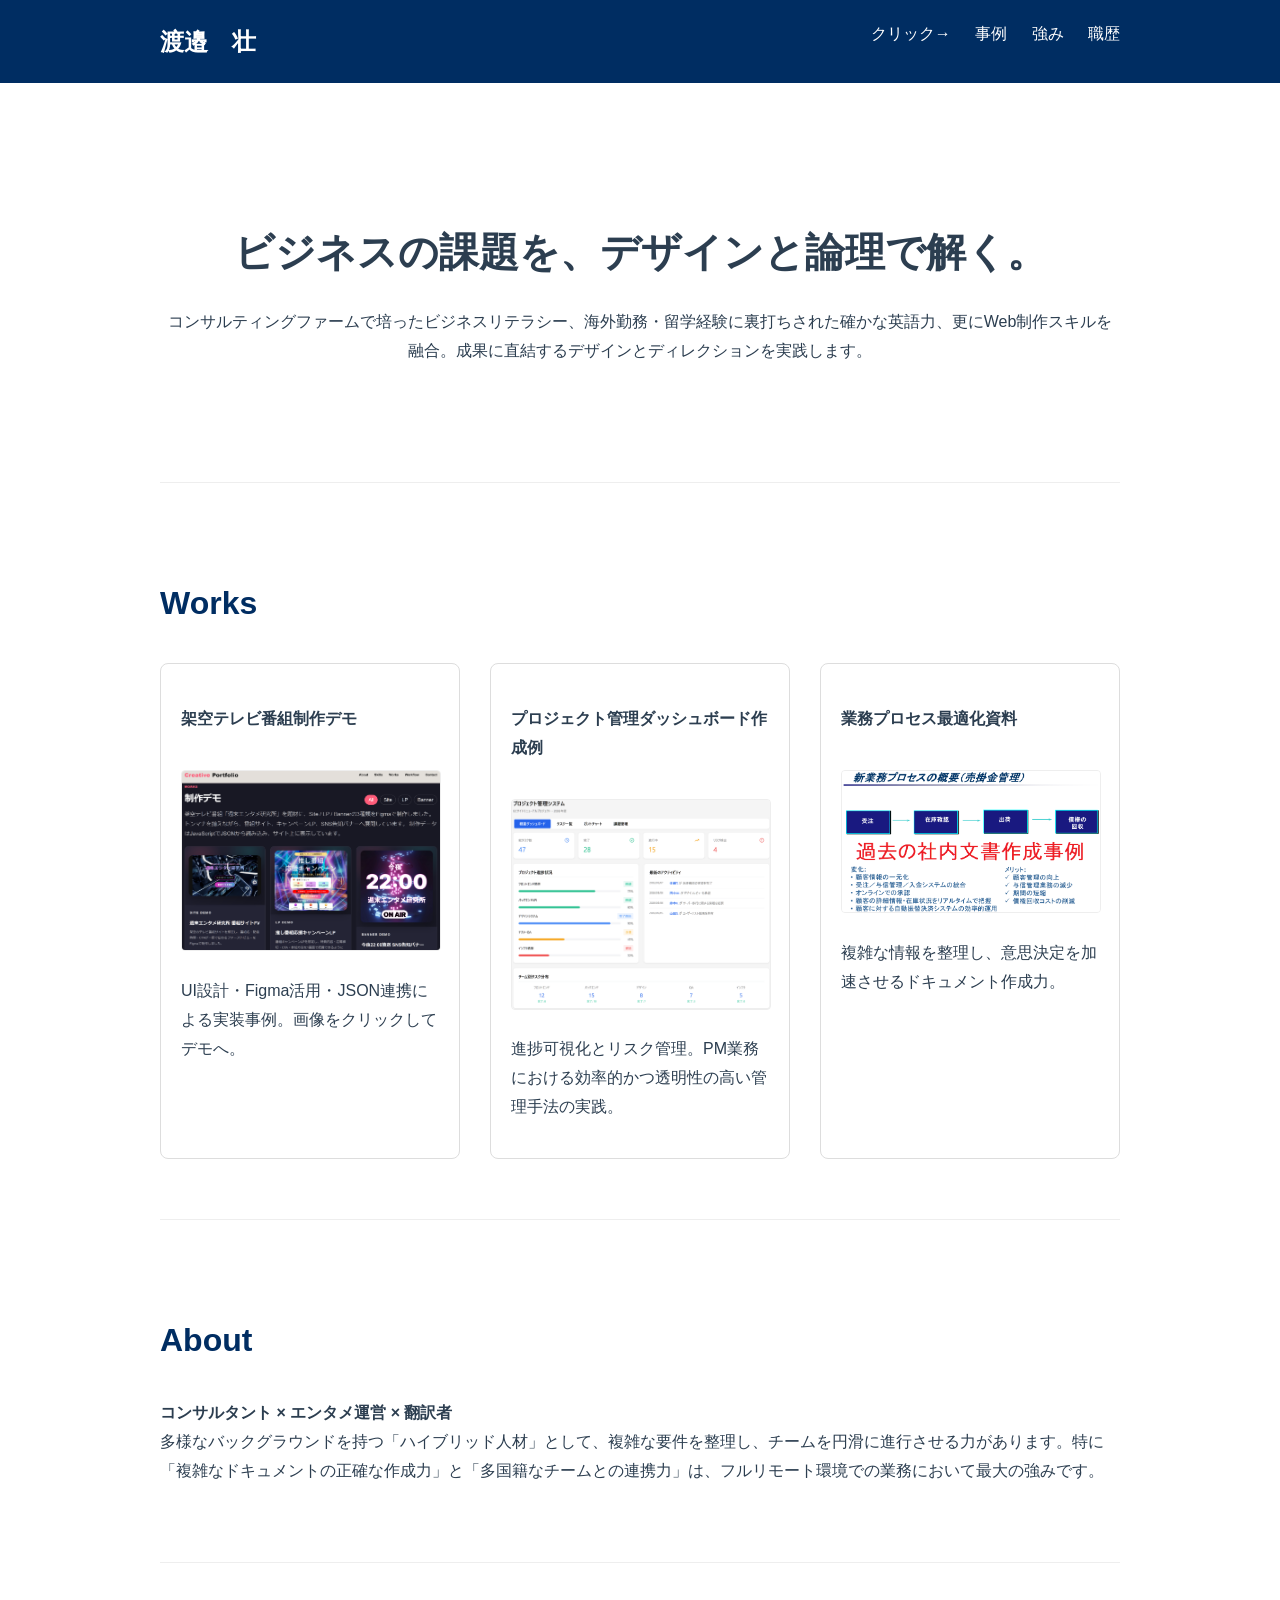
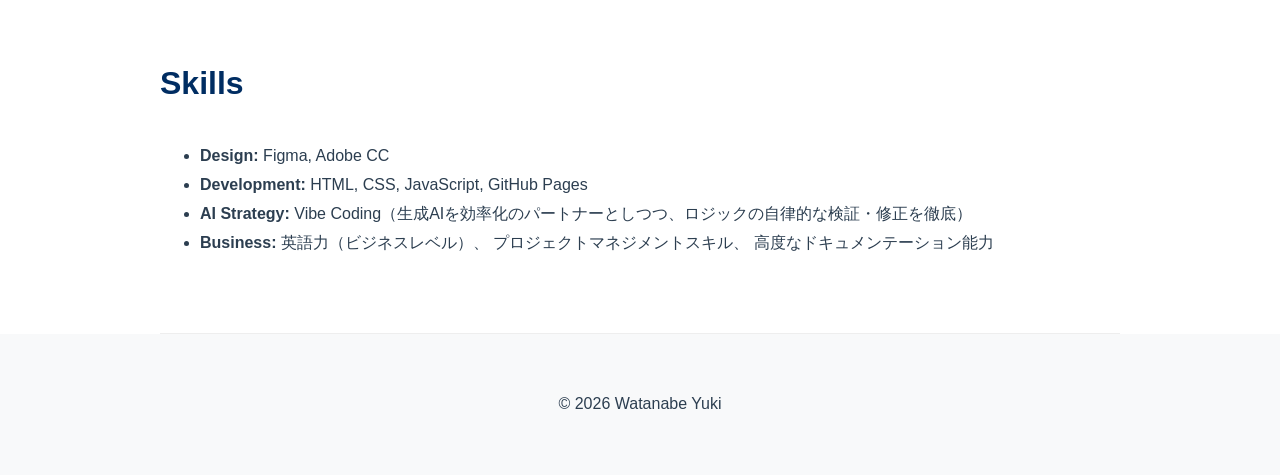
<file: index.html>
<!DOCTYPE html>
<html lang="ja">
<head>
    <meta charset="UTF-8">
    <meta name="viewport" content="width=device-width, initial-scale=1.0">
    <title>渡邉　壮 | Portfolio</title>
    <link rel="stylesheet" href="style.css">
</head>
<body>
    <header>
        <div class="container">
            <h1>渡邉　壮</h1>
            <nav>
                <span>クリック→</span>
                <a href="#works">事例</a>
                <a href="#about">強み</a>
                <a href="career.html">職歴</a>
            </nav>
        </div>
    </header>

    <main class="container">
        <!-- FV -->
        <section id="fv">
            <h2>ビジネスの課題を、デザインと論理で解く。</h2>
            <p>コンサルティングファームで培ったビジネスリテラシー、海外勤務・留学経験に裏打ちされた確かな英語力、更にWeb制作スキルを融合。成果に直結するデザインとディレクションを実践します。</p>
        </section>

        <!-- Works -->
        <section id="works">
            <h3>Works</h3>
            <div class="work-grid">
                <div class="work-card">
                    <h4>架空テレビ番組制作デモ</h4>
                    <a href="https://watanabeyukitokyo.github.io/portfolio-demo/" target="_blank">
                        <img src="images/07.png" alt="架空テレビ番組サイトのスクリーンショット">
                    </a>
                    <p>UI設計・Figma活用・JSON連携による実装事例。画像をクリックしてデモへ。</p>
                </div>
                <div class="work-card">
                    <h4>プロジェクト管理ダッシュボード作成例</h4>
                    <img src="images/06.png" alt="プロジェクト管理画面">
                    <p>進捗可視化とリスク管理。PM業務における効率的かつ透明性の高い管理手法の実践。</p>
                </div>
                <div class="work-card">
                    <h4>業務プロセス最適化資料</h4>
                    <img src="images/02.png" alt="業務改善資料">
                    <p>複雑な情報を整理し、意思決定を加速させるドキュメント作成力。</p>
                </div>
            </div>
        </section>

        <!-- About -->
        <section id="about">
            <h3>About</h3>
            <p><strong>コンサルタント × エンタメ運営 × 翻訳者</strong><br>
            多様なバックグラウンドを持つ「ハイブリッド人材」として、複雑な要件を整理し、チームを円滑に進行させる力があります。特に「複雑なドキュメントの正確な作成力」と「多国籍なチームとの連携力」は、フルリモート環境での業務において最大の強みです。</p>
        </section>

        <!-- Skills -->
        <section id="skills">
            <h3>Skills</h3>
            <ul>
                <li><strong>Design:</strong> Figma, Adobe CC</li>
                <li><strong>Development:</strong> HTML, CSS, JavaScript, GitHub Pages</li>
                <li><strong>AI Strategy:</strong> Vibe Coding（生成AIを効率化のパートナーとしつつ、ロジックの自律的な検証・修正を徹底）</li>
                <li><strong>Business:</strong> 英語力（ビジネスレベル）、 プロジェクトマネジメントスキル、 高度なドキュメンテーション能力</li>
            </ul>
        </section>
    </main>

    <footer>
        <div class="container">
            <p>&copy; 2026 Watanabe Yuki</p>
        </div>
    </footer>
</body>
</html>
</file>
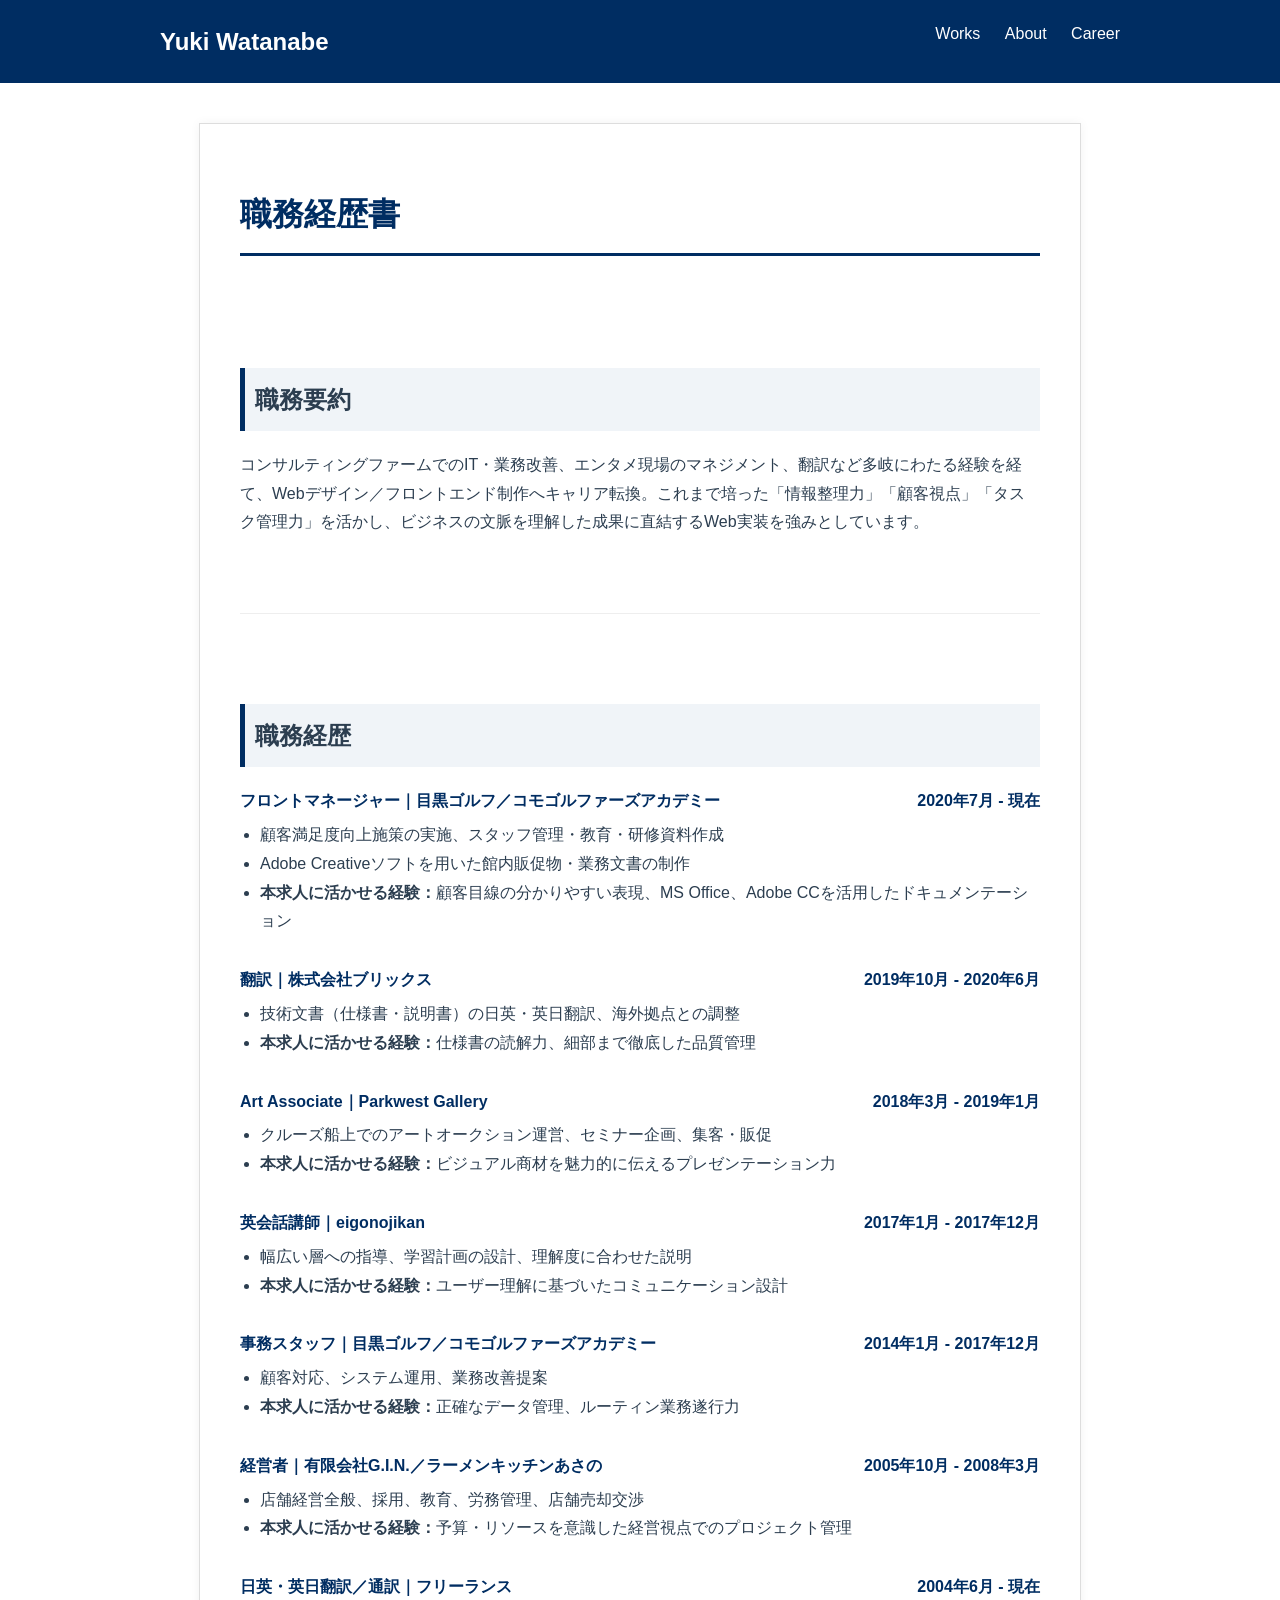
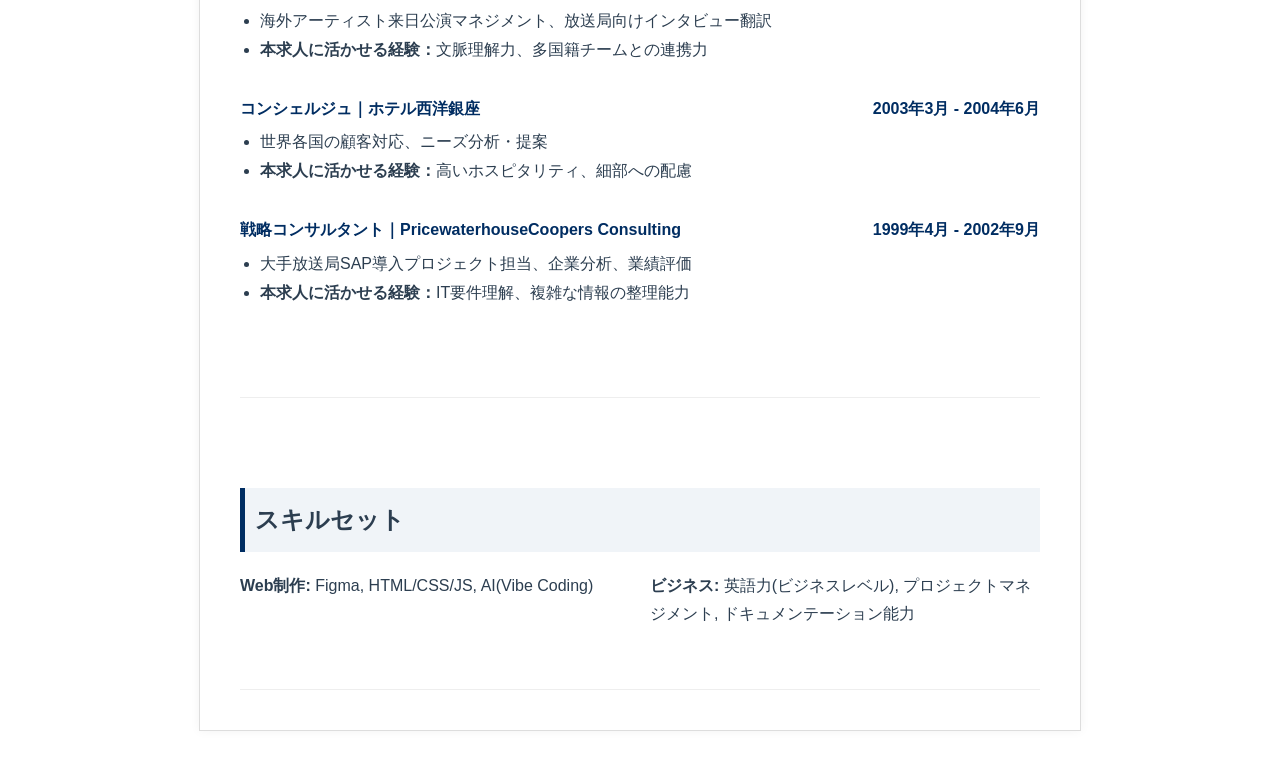
<file: career.html>
<!DOCTYPE html>
<html lang="ja">
<head>
    <meta charset="UTF-8">
    <meta name="viewport" content="width=device-width, initial-scale=1.0">
    <title>職務経歴書 - 渡邉　壮</title>
    <link rel="stylesheet" href="style.css">
</head>
<body>
    <header>
        <div class="container">
            <h1>Yuki Watanabe</h1>
            <nav>
                <a href="index.html#works">Works</a>
                <a href="index.html#about">About</a>
                <a href="career.html">Career</a>
            </nav>
        </div>
    </header>

    <main class="career-container">
        <h1>職務経歴書</h1>
        
        <section>
            <h2>職務要約</h2>
            <p>コンサルティングファームでのIT・業務改善、エンタメ現場のマネジメント、翻訳など多岐にわたる経験を経て、Webデザイン／フロントエンド制作へキャリア転換。これまで培った「情報整理力」「顧客視点」「タスク管理力」を活かし、ビジネスの文脈を理解した成果に直結するWeb実装を強みとしています。</p>
        </section>

        <section>
            <h2>職務経歴</h2>

            <div class="job-entry">
                <div class="job-header"><span>フロントマネージャー｜目黒ゴルフ／コモゴルファーズアカデミー</span> <span>2020年7月 - 現在</span></div>
                <ul>
                    <li>顧客満足度向上施策の実施、スタッフ管理・教育・研修資料作成</li>
                    <li>Adobe Creativeソフトを用いた館内販促物・業務文書の制作</li>
                    <li><strong>本求人に活かせる経験：</strong>顧客目線の分かりやすい表現、MS Office、Adobe CCを活用したドキュメンテーション</li>
                </ul>
            </div>

            <div class="job-entry">
                <div class="job-header"><span>翻訳｜株式会社ブリックス</span> <span>2019年10月 - 2020年6月</span></div>
                <ul>
                    <li>技術文書（仕様書・説明書）の日英・英日翻訳、海外拠点との調整</li>
                    <li><strong>本求人に活かせる経験：</strong>仕様書の読解力、細部まで徹底した品質管理</li>
                </ul>
            </div>

            <div class="job-entry">
                <div class="job-header"><span>Art Associate｜Parkwest Gallery</span> <span>2018年3月 - 2019年1月</span></div>
                <ul>
                    <li>クルーズ船上でのアートオークション運営、セミナー企画、集客・販促</li>
                    <li><strong>本求人に活かせる経験：</strong>ビジュアル商材を魅力的に伝えるプレゼンテーション力</li>
                </ul>
            </div>

            <div class="job-entry">
                <div class="job-header"><span>英会話講師｜eigonojikan</span> <span>2017年1月 - 2017年12月</span></div>
                <ul>
                    <li>幅広い層への指導、学習計画の設計、理解度に合わせた説明</li>
                    <li><strong>本求人に活かせる経験：</strong>ユーザー理解に基づいたコミュニケーション設計</li>
                </ul>
            </div>

            <div class="job-entry">
                <div class="job-header"><span>事務スタッフ｜目黒ゴルフ／コモゴルファーズアカデミー</span> <span>2014年1月 - 2017年12月</span></div>
                <ul>
                    <li>顧客対応、システム運用、業務改善提案</li>
                    <li><strong>本求人に活かせる経験：</strong>正確なデータ管理、ルーティン業務遂行力</li>
                </ul>
            </div>

            <div class="job-entry">
                <div class="job-header"><span>経営者｜有限会社G.I.N.／ラーメンキッチンあさの</span> <span>2005年10月 - 2008年3月</span></div>
                <ul>
                    <li>店舗経営全般、採用、教育、労務管理、店舗売却交渉</li>
                    <li><strong>本求人に活かせる経験：</strong>予算・リソースを意識した経営視点でのプロジェクト管理</li>
                </ul>
            </div>

            <div class="job-entry">
                <div class="job-header"><span>日英・英日翻訳／通訳｜フリーランス</span> <span>2004年6月 - 現在</span></div>
                <ul>
                    <li>海外アーティスト来日公演マネジメント、放送局向けインタビュー翻訳</li>
                    <li><strong>本求人に活かせる経験：</strong>文脈理解力、多国籍チームとの連携力</li>
                </ul>
            </div>

            <div class="job-entry">
                <div class="job-header"><span>コンシェルジュ｜ホテル西洋銀座</span> <span>2003年3月 - 2004年6月</span></div>
                <ul>
                    <li>世界各国の顧客対応、ニーズ分析・提案</li>
                    <li><strong>本求人に活かせる経験：</strong>高いホスピタリティ、細部への配慮</li>
                </ul>
            </div>

            <div class="job-entry">
                <div class="job-header"><span>戦略コンサルタント｜PricewaterhouseCoopers Consulting</span> <span>1999年4月 - 2002年9月</span></div>
                <ul>
                    <li>大手放送局SAP導入プロジェクト担当、企業分析、業績評価</li>
                    <li><strong>本求人に活かせる経験：</strong>IT要件理解、複雑な情報の整理能力</li>
                </ul>
            </div>
        </section>

        <section>
            <h2>スキルセット</h2>
            <div class="skills-list">
                <div><strong>Web制作:</strong> Figma, HTML/CSS/JS, AI(Vibe Coding)</div>
                <div><strong>ビジネス:</strong> 英語力(ビジネスレベル), プロジェクトマネジメント, ドキュメンテーション能力</div>
            </div>
        </section>
    </main>
</body>
</html>
</file>
<file: style.css>
body { font-family: 'Helvetica Neue', Arial, sans-serif; line-height: 1.8; color: #2c3e50; margin: 0; }
.container { max-width: 960px; margin: 0 auto; padding: 0 20px; }
header { background: #002d62; color: white; padding: 20px 0; }
header h1 { margin: 0; font-size: 1.5rem; display: inline-block; }
header nav { float: right; }
header nav a { color: white; margin-left: 20px; text-decoration: none; }

section { padding: 60px 0; border-bottom: 1px solid #eee; }
h3 { color: #002d62; font-size: 2rem; margin-bottom: 30px; }

#fv { text-align: center; padding: 100px 0; }
#fv h2 { font-size: 2.5rem; margin-bottom: 20px; }

.work-grid { display: grid; grid-template-columns: repeat(auto-fit, minmax(300px, 1fr)); gap: 30px; }
.work-card { border: 1px solid #ddd; padding: 20px; border-radius: 8px; }
.work-card img { width: 100%; margin-top: 15px; border-radius: 4px; border: 1px solid #eee; }
.work-card a img {
    transition: transform 0.3s ease;
}
.work-card a:hover img {
    transform: translateY(-5px);
    box-shadow: 0 4px 10px rgba(0,0,0,0.2);
}
footer { background: #f8f9fa; padding: 40px 0; text-align: center; }
/* --- Career Page Styles --- */
.career-container { 
    max-width: 800px; 
    margin: 40px auto; 
    padding: 40px; 
    background: white; 
    border: 1px solid #ddd;
    box-shadow: 0 0 10px rgba(0,0,0,0.05); 
}
/* --- Career Page Styles --- */
.career-container h1 { border-bottom: 3px solid #002d62; padding-bottom: 10px; color: #002d62; }
.career-container h2 { background: #f0f4f8; padding: 10px; margin-top: 30px; border-left: 5px solid #002d62; font-size: 1.5rem; }

.job-entry { margin-bottom: 30px; }
.job-header { display: flex; justify-content: space-between; font-weight: bold; margin-bottom: 5px; color: #002d62; }
.job-entry ul { margin: 5px 0; padding-left: 20px; }

.skills-list { display: grid; grid-template-columns: 1fr 1fr; gap: 20px; margin-top: 20px; }
</file>
